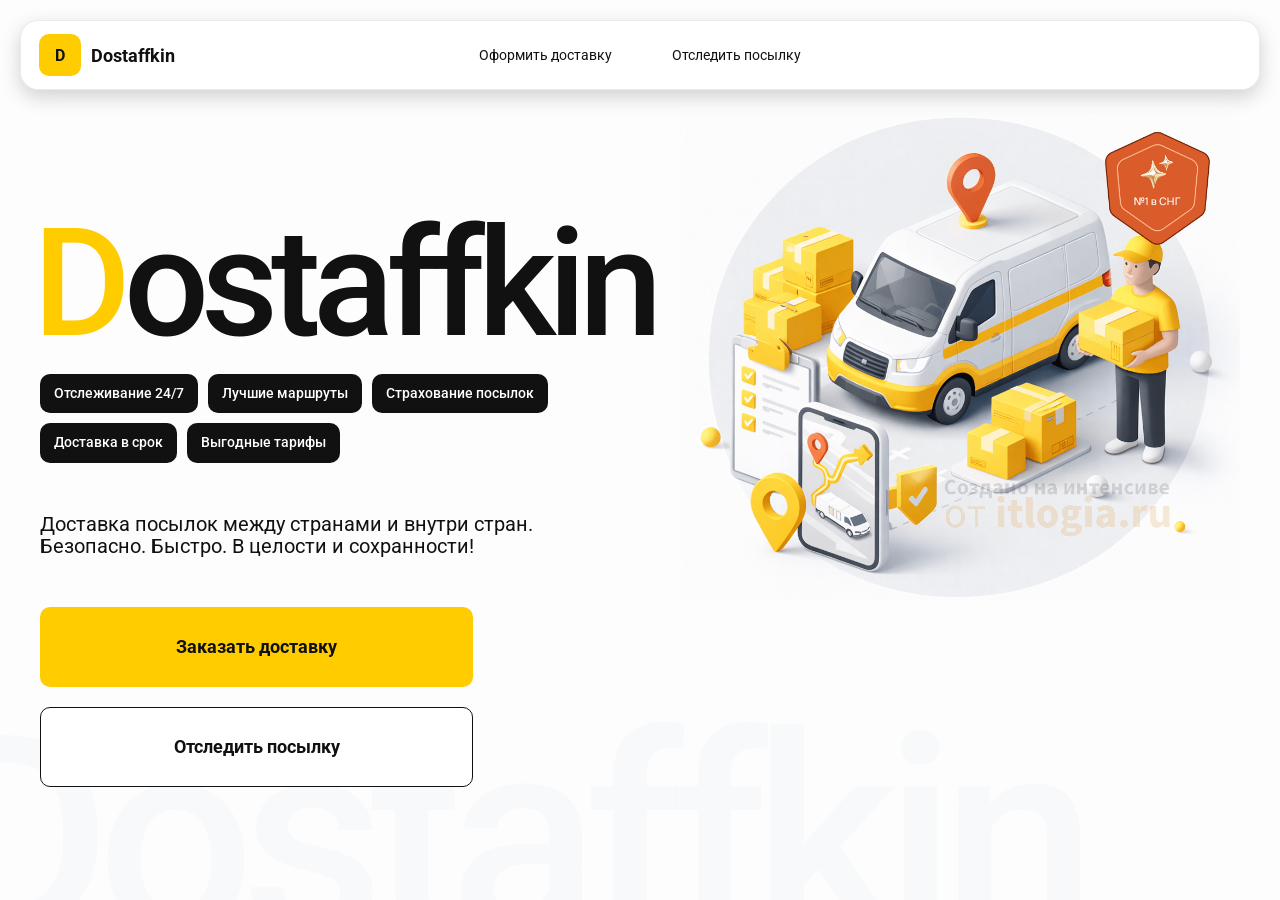
<file: styles/index.html>
<!doctype html>
<html lang="ru">

<head>
    <meta charset="utf-8" />
    <meta name="viewport" content="width=device-width,initial-scale=1,maximum-scale=1,user-scalable=0" />
    <title>Dostaffkin - Доставка посылок между странами и внутри стран. Безопасно. В целости и сохранности!
    </title>

    <link rel="stylesheet" href="styles/base.css" />
    <link rel="stylesheet" href="styles/base_adaptive.css" />
    <link rel="stylesheet" href="styles/index.css" />
    <link rel="stylesheet" href="styles/index_adaptive.css" />
</head>

<body>
    <div class="container">
        <header class="header">
            <a class="header-brand" href="#">
                <div class="header-logo">D</div>
                <div class="header-title">Dostaffkin</div>
            </a>
            <nav class="header-menu">
                <a class="header-link" href="./order.html">Оформить <span>доставку</span></a>
                <a class="header-link" href="./track.html">Отследить <span>посылку</span></a>
            </nav>
        </header>
        <main class="main">
            <section class="main-info">
                <div class="main-title">
                    <span>D</span>ostaffkin
                </div>
                <div class="main-features">
                    <div class="main-feature">Отслеживание 24/7</div>
                    <div class="main-feature">Лучшие маршруты</div>
                    <div class="main-feature">Страхование посылок</div>
                    <div class="main-feature">Доставка в срок</div>
                    <div class="main-feature">Выгодные тарифы</div>
                </div>
                <div class="main-description">
                    Доставка посылок между странами и внутри стран.
                    Безопасно. Быстро. В целости и сохранности!
                </div>
                <div class="main-actions">
                    <a class="button" type="button" href="./order.html">Заказать доставку</a>
                    <a class="button button-white" type="button" href="./track.html">Отследить посылку</a>
                </div>
            </section>
            <div class="main-title-ghost">Dostaffkin</div>
            <section class="main-image">
                <img src="images/main-image.png" alt="Main image" />
            </section>
        </main>
    </div>

</body>

</html>
</file>
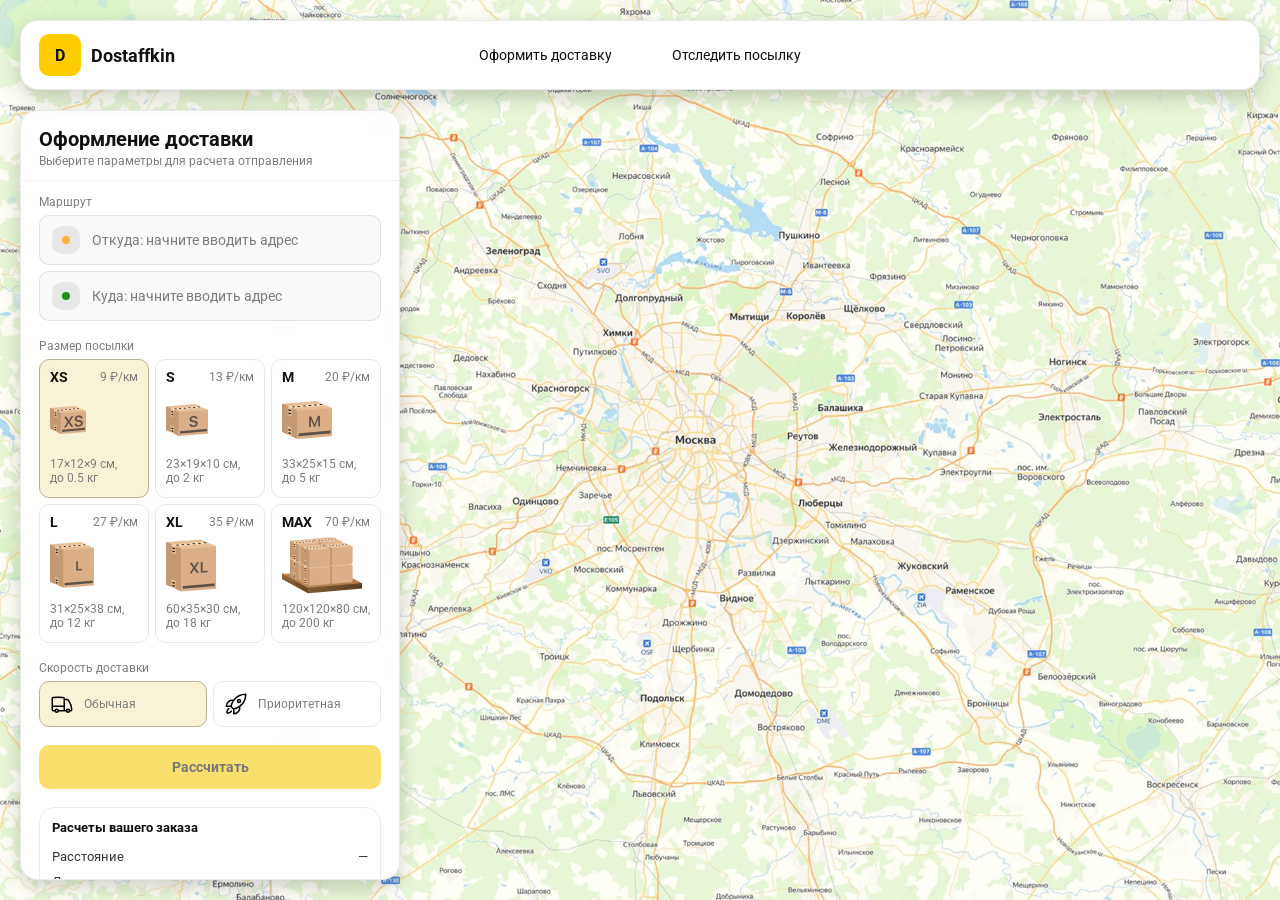
<file: styles/order.html>
<!doctype html>
<html lang="ru">

<head>
    <meta charset="utf-8" />
    <meta name="viewport" content="width=device-width,initial-scale=1,maximum-scale=1,user-scalable=0" />
    <title>Оформление доставки</title>

    <link rel="stylesheet" href="styles/base.css" />
    <link rel="stylesheet" href="styles/base_adaptive.css" />

    <link rel="stylesheet" href="styles/order.css" />
    <link rel="stylesheet" href="styles/order_adaptive.css" />
</head>

<body>
    <div id="map"></div>

    <header class="header">
        <a class="header-brand" href="./index.html">
            <div class="header-logo">D</div>
            <div class="header-title">Dostaffkin</div>
        </a>
        <nav class="header-menu">
            <a class="header-link" href="#">Оформить <span>доставку</span></a>
            <a class="header-link" href="./track.html">Отследить <span>посылку</span></a>
        </nav>
    </header>

    <aside class="main" id="sidebar">
        <div class="main-header">
            <div class="main-title">Оформление доставки</div>
            <div class="main-text">Выберите параметры для расчета отправления</div>
        </div>
        <div class="main-content">
            <div class="main-route">
                <div class="main-block-title">Маршрут</div>
                <div class="main-fields">
                    <div class="main-field" id="fromField">
                        <div class="main-pin"></div>
                        <input id="from" placeholder="Откуда: начните вводить адрес" autocomplete="off" />
                        <div class="main-ac" id="fromAc" role="listbox" aria-label="Подсказки адресов"></div>
                    </div>

                    <div class="main-field" id="toField">
                        <div class="main-pin"></div>
                        <input id="to" placeholder="Куда: начните вводить адрес" autocomplete="off" />
                        <div class="main-ac" id="toAc" role="listbox" aria-label="Подсказки адресов"></div>
                    </div>
                </div>
            </div>
            <div class="main-package">
                <div class="main-block-title">Размер посылки</div>

                <div class="main-sizes">
                    <div class="main-size-card is-active" data-value="xs">
                        <div class="main-size-top">
                            <div class="main-size-label">XS</div>
                            <div class="main-size-rate">9 ₽/км</div>
                        </div>
                        <div class="main-size-media">
                            <img src="images/sizes/xs.png" alt="Короб XS" />
                        </div>
                        <div class="main-size-description">17×12×9 см,<br>до 0.5 кг</div>
                    </div>

                    <div class="main-size-card" data-value="s">
                        <div class="main-size-top">
                            <div class="main-size-label">S</div>
                            <div class="main-size-rate">13 ₽/км</div>
                        </div>
                        <div class="main-size-media">
                            <img src="images/sizes/s.png" alt="Короб S" />
                        </div>
                        <div class="main-size-description">23×19×10 см,<br>до 2 кг</div>
                    </div>

                    <div class="main-size-card" data-value="m">
                        <div class="main-size-top">
                            <div class="main-size-label">M</div>
                            <div class="main-size-rate">20 ₽/км</div>
                        </div>
                        <div class="main-size-media">
                            <img src="images/sizes/m.png" alt="Короб M" />
                        </div>
                        <div class="main-size-description">33×25×15 см,<br>до 5 кг</div>
                    </div>

                    <div class="main-size-card" data-value="l">
                        <div class="main-size-top">
                            <div class="main-size-label">L</div>
                            <div class="main-size-rate">27 ₽/км</div>
                        </div>
                        <div class="main-size-media">
                            <img src="images/sizes/l.png" alt="Короб L" />
                        </div>
                        <div class="main-size-description">31×25×38 см,<br>до 12 кг</div>
                    </div>

                    <div class="main-size-card" data-value="xl">
                        <div class="main-size-top">
                            <div class="main-size-label">XL</div>
                            <div class="main-size-rate">35 ₽/км</div>
                        </div>
                        <div class="main-size-media">
                            <img src="images/sizes/xl.png" alt="Короб XL" />
                        </div>
                        <div class="main-size-description">60×35×30 см,<br>до 18 кг</div>
                    </div>

                    <div class="main-size-card" data-value="max">
                        <div class="main-size-top">
                            <div class="main-size-label">MAX</div>
                            <div class="main-size-rate">70 ₽/км</div>
                        </div>
                        <div class="main-size-media main-size-media-palleta">
                            <img src="images/sizes/max.png" alt="Паллета" />
                        </div>
                        <div class="main-size-description">120×120×80 см,<br>до 200 кг</div>
                    </div>
                </div>
            </div>
            <div class="main-speed">
                <div class="main-block-title">Скорость доставки</div>

                <div class="main-speeds">
                    <div class="main-speed-card is-active" data-value="regular">
                        <img class="main-speed-media" src="images/icons/regular.svg" alt="Regular" />
                        <div class="main-speed-description">Обычная</div>
                    </div>
                    <div class="main-speed-card" data-value="fast">
                        <img class="main-speed-media" src="images/icons/fast.svg" alt="Fast" />
                        <div class="main-speed-description">Приоритетная</div>
                    </div>

                </div>
            </div>
            <div class="main-calculate-block">
                <button id="calc" class="button calculate-button" type="button" disabled>Рассчитать</button>
            </div>
            <div class="main-result" id="result">
                <div class="main-result-title">Расчеты вашего заказа</div>
                <div class="main-result-lines">
                    <div class="main-result-line"><span>Расстояние</span><span id="distanceValue">—</span></div>
                    <div class="main-result-line"><span>Доставим через</span><span id="durationValue">—</span></div>
                    <div class="main-result-line"><span>Тариф</span><span id="rateValue">—</span></div>
                </div>
                <div class="main-price">
                    <div class="main-price-label">Итого</div>
                    <div class="main-price-value" id="totalValue">—</div>
                </div>
            </div>
            <div class="main-order-box">
                <div class="main-order-form" id="orderForm">
                    <div class="main-order-title">Оформление доставки</div>
                    <div class="main-block-info-row">
                        <div class="main-block-title">Контакты</div>
                        <div class="order-fields">
                            <div class="main-field">
                                <input id="customerName" placeholder="Ваше имя" autocomplete="off" />
                            </div>
                            <div class="main-field">
                                <input id="customerPhone" placeholder="Ваш телефон" autocomplete="off"
                                    inputmode="tel" />
                            </div>
                        </div>
                    </div>
                    <div class="main-block-info-row extra-info">
                        <div class="main-block-title">Дополнительная информация</div>
                        <div class="main-field textarea">
                            <textarea id="comment" placeholder="Детали доставки и комментарии"></textarea>
                        </div>
                    </div>
                    <button id="submit" class="button main-submit-request" type="button" disabled>Отправить
                        заявку
                    </button>
                </div>

                <div class="main-order-success" id="orderSuccess">
                    <div class="main-success-icon">✓</div>
                    <div class="main-success-title">Заявка отправлена!</div>
                    <div class="main-success-title">Номер отправления – <span id="orderId"></span></div>
                    <div class="main-success-subtitle">Мы скоро свяжемся с вами</div>
                </div>
            </div>

        </div>

    </aside>
</body>

</html>
</file>
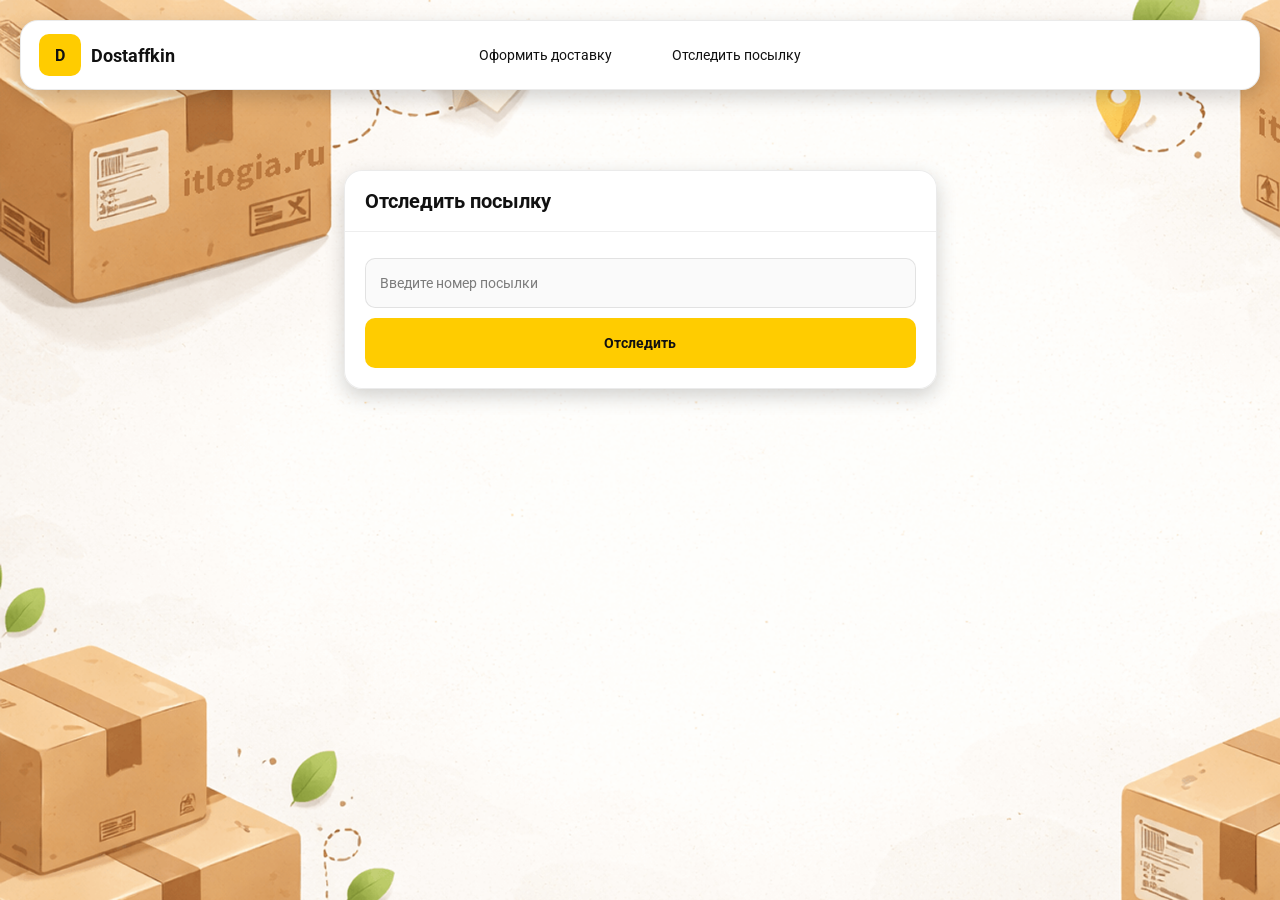
<file: styles/track.html>
<!doctype html>
<html lang="ru">

<head>
    <meta charset="utf-8" />
    <meta name="viewport" content="width=device-width,initial-scale=1,maximum-scale=1,user-scalable=0" />
    <title>Отследить посылку</title>
    <link rel="stylesheet" href="styles/base.css" />
    <link rel="stylesheet" href="styles/base_adaptive.css" />

    <link rel="stylesheet" href="styles/track.css" />
    <link rel="stylesheet" href="styles/track_adaptive.css" />
</head>

<body>
    <div class="container">
        <header class="header">
            <a class="header-brand" href="./index.html">
                <div class="header-logo">D</div>
                <div class="header-title">Dostaffkin</div>
            </a>
            <nav class="header-menu">
                <a class="header-link" href="./order.html">Оформить <span>доставку</span></a>
                <a class="header-link" href="#">Отследить <span>посылку</span></a>
            </nav>
        </header>
        <main class="track-content">
            <section class="track-card track-search">
                <div class="track-title">Отследить посылку</div>
                <div class="track-action">
                    <div class="main-field track-field">
                        <input id="trackNumber" placeholder="Введите номер посылки" autocomplete="off" />
                    </div>
                    <button id="trackButton" class="button track-button" type="button">Отследить</button>
                </div>
            </section>
            <section class="track-card track-result" id="trackResult">
                <div class="track-result-header">
                    <div class="track-id" id="trackIdValue"></div>
                    <div class="track-routes">
                        <div class="track-route">
                            <div class="track-route-pin">
                                <svg xmlns="http://www.w3.org/2000/svg" fill="none" viewBox="0 0 24 24"
                                    stroke-width="1.5" stroke="orange" class="size-6">
                                    <path stroke-linecap="round" stroke-linejoin="round"
                                        d="M15 10.5a3 3 0 1 1-6 0 3 3 0 0 1 6 0Z" />
                                    <path stroke-linecap="round" stroke-linejoin="round"
                                        d="M19.5 10.5c0 7.142-7.5 11.25-7.5 11.25S4.5 17.642 4.5 10.5a7.5 7.5 0 1 1 15 0Z" />
                                </svg>
                            </div>
                            <div class="track-route-address" id="trackFromValue">
                                Откуда: Москва, улица Арбат, 1
                            </div>
                        </div>
                        <div class="track-route track-route-arrow">
                            <svg xmlns="http://www.w3.org/2000/svg" fill="none" viewBox="0 0 24 24" stroke-width="1.5"
                                stroke="currentColor" class="size-6">
                                <path stroke-linecap="round" stroke-linejoin="round"
                                    d="M19.5 13.5 12 21m0 0-7.5-7.5M12 21V3" />
                            </svg>
                        </div>
                        <div class="track-route">
                            <div class="track-route-pin">
                                <svg xmlns="http://www.w3.org/2000/svg" fill="none" viewBox="0 0 24 24"
                                    stroke-width="1.5" stroke="green" class="size-6">
                                    <path stroke-linecap="round" stroke-linejoin="round"
                                        d="M15 10.5a3 3 0 1 1-6 0 3 3 0 0 1 6 0Z" />
                                    <path stroke-linecap="round" stroke-linejoin="round"
                                        d="M19.5 10.5c0 7.142-7.5 11.25-7.5 11.25S4.5 17.642 4.5 10.5a7.5 7.5 0 1 1 15 0Z" />
                                </svg>
                            </div>
                            <div class="track-route-address" id="trackToValue">
                                Куда: Минск, проспект Независимости, 58
                            </div>
                        </div>
                    </div>
                </div>
                <div class="track-info">
                    <div class="track-status-title">Статус данной посылки:</div>
                    <div class="track-status-list" id="trackStatusList">


                        <div class="track-status created">
                            <img src="images/icons/created.svg" class="track-status-icon" alt="Created">
                            <div class="track-status-text">
                                <div class="track-status-text-state">Создан</div>
                                <div class="track-status-text-date">10.01.2026</div>
                            </div>
                        </div>

                        <div class="track-status in-way">
                            <img src="images/icons/in-way.svg" class="track-status-icon" alt="In way">
                            <div class="track-status-text">
                                <div class="track-status-text-state">В пути: Москва</div>
                                <div class="track-status-text-date">18.01.2026</div>
                            </div>
                        </div>

                        <div class="track-status ready">
                            <img src="images/icons/ready.svg" class="track-status-icon" alt="Ready">
                            <div class="track-status-text">
                                <div class="track-status-text-state">Готов к выдаче</div>
                                <div class="track-status-text-date">25.01.2026</div>
                            </div>
                        </div>

                        <div class="track-status done">
                            <img src="images/icons/done.svg" class="track-status-icon" alt="Done">
                            <div class="track-status-text">
                                <div class="track-status-text-state">Вручен</div>
                                <div class="track-status-text-date">27.01.2026</div>
                            </div>
                        </div>

                    </div>
                </div>
            </section>
        </main>
    </div>
</body>

</html>
</file>
<file: styles/styles/base.css>
*,
*::before,
*::after {
    box-sizing: border-box;
}

@font-face {
    font-family: "Roboto";
    src: url("../fonts/Roboto-Regular.ttf");
    font-weight: normal;
}

@font-face {
    font-family: "Roboto";
    src: url("../fonts/Roboto-Bold.ttf");
    font-weight: bold;
}

@font-face {
    font-family: "Roboto";
    src: url("../fonts/Roboto-Medium.ttf");
    font-weight: 500;
}

html,
body {
    margin: 0;
    color: #111111;
    font-family: "Roboto", sans-serif;
}

body {
    background: #FDFDFD;
}

.header {
    border-radius: 18px;
    box-shadow: 0 7px 20px 0 #0000002E;
    backdrop-filter: blur(10px);
    background: #ffffff;
    left: 20px;
    border: 1px solid rgba(0, 0, 0, 0.08);
    position: fixed;
    right: 20px;
    top: 20px;
    padding: 14px 18px;
    height: 70px;
    display: flex;
    align-items: center;
    z-index: 6;
}

.header-brand {
    display: flex;
    align-items: center;
    text-decoration: none;
    gap: 10px;
}

.header-logo {
    width: 42px;
    height: 42px;
    border-radius: 10px;
    background: #FFCC00;
    display: grid;
    place-items: center;
    font-weight: bold;
    color: #111;
}

.header-title {
    font-size: 18px;
    font-weight: bold;
    color: #111111;
    text-decoration: none;
}

.header-menu {
    display: flex;
    align-items: center;
    gap: 60px;
    margin: 0;
    position: absolute;
    left: 50%;
    transform: translateX(-50%);
}

.header-link {
    font-size: 14px;
    color: #111111;
    text-decoration: none;
}

.button {
    border: 0;
    outline: none;
    height: 44px;
    border-radius: 10px;
    font-size: 14px;
    font-weight: bold;
    cursor: pointer;
    font-family: inherit;
    transition: transform .08s ease, opacity .12s ease;
    background: #ffcc00;
    color: #111111;
    text-align: center;
    text-decoration: none;
}

.button:hover {
    background-color: #E5BC19;
}

.button:disabled {
    cursor: not-allowed;
    background-color: #FADE6E;
    color: #787878;
    transform: none;
}

.button.button-white {
    background: #ffffff;
    border: 1px solid #111111;
}

.button.button-white:hover {
    background: rgb(241 241 241);
}

.main-field {
    display: flex;
    align-items: center;
    margin-top: 6px;
    gap: 10px;
    border: 1px solid #1111111A;
    background: #FAFAFA;
    border-radius: 10px;
    padding: 10px 12px;
    position: relative;
    box-sizing: border-box;
    height: 50px;
}

.main-field.textarea {
    height: auto;
}

.main-pin {
    width: 28px;
    height: 28px;
    border-radius: 10px;
    background: rgba(17, 17, 17, 0.08);
    display: grid;
    place-items: center;
    flex: 0 0 auto;
    position: relative;
}

.main-pin::before {
    content: "";
    width: 8px;
    height: 8px;
    border-radius: 999px;
    background: orange;
    opacity: .75;
    display: block;
}

.main-field:last-child .main-pin::before {
    background: green;
    opacity: .85;
}

input,
textarea {
    width: 100%;
    border: 0;
    outline: none;
    background: transparent;
    font-size: 14px;
    color: #111111;
    font-family: inherit;
}

textarea {
    resize: vertical;
    min-height: 72px;
    padding: 2px 0;
}

input::placeholder,
textarea::placeholder {
    color: #7C7C7C;
}

.main-field:focus-within {
    border-color: rgba(0, 0, 0, 0.20);
    box-shadow: 0 0 0 4px rgba(255, 204, 0, 0.35);
    background: rgba(255, 255, 255, 0.75);
}
</file>
<file: styles/styles/base_adaptive.css>
@media (max-width: 767px) {
    .header {
        left: 10px;
        right: 10px;
        top: 10px;
    }

    .header-link span {
        display: none;
    }

    .header-menu {
        gap: 20px;
        justify-content: flex-start;
        margin: 0 0 0 30px;
        position: static;
        transform: none;
    }
}

@media (max-width: 420px) {
    .header-title {
        display: none;
    }
}

@media (max-width: 374px) {
    .header-menu {
        gap: 10px;
        margin: 0 0 0 10px;
    }
}
</file>
<file: styles/styles/index.css>
.container {
    overflow: hidden;
    min-height: 100vh;
}

.main {
    padding: 111px 40px 40px;
    position: relative;
    display: flex;
}

.main-info {
    max-width: 840px;
    width: 100%;
    position: relative;
}

.main-title {
    margin-top: 98px;
    font-weight: 500;
    font-size: 200px;
    line-height: 1;
    letter-spacing: -0.05em;
    color: #111111;
    left: -15px;
    position: relative;
}

.main-title span {
    color: #ffcc00;
}

.main-features {
    margin-top: 15px;
    display: flex;
    flex-wrap: wrap;
    gap: 10px;
}

.main-feature {
    background: #111111;
    color: #ffffff;
    padding: 12px 14px;
    font-weight: 500;
    font-size: 14px;
    line-height: 1.1;
    border-radius: 10px;
}

.main-description {
    margin-top: 50px;
    max-width: 500px;
    font-size: 20px;
    line-height: 1.1;
    color: #111111;
}

.main-actions {
    margin-top: 50px;
    display: flex;
    flex-direction: column;
    gap: 20px;
}

.main-actions .button {
    height: 80px;
    width: 433px;
    font-size: 18px;
    font-weight: bold;
    place-items: center;
    display: grid;
}

.main-title-ghost {
    position: absolute;
    z-index: -1;
    left: -70px;
    bottom: -150px;
    font-weight: 500;
    font-size: 278px;
    line-height: 1;
    letter-spacing: -0.05em;
    color: #ECEDF04D;
}

.main-image {
    width: 1024px;
    top: 100px;
    z-index: -2;
}

.main-image img {
    width: 100%;
    max-width: 1024px;
    height: auto;
    display: block;
}
</file>
<file: styles/styles/index_adaptive.css>
@media (max-width: 1760px) {
    .main-title {
        font-size: 150px;
        left: -7px;
    }

    .main-info {
        max-width: 640px;
    }
}

@media (max-width: 1200px) {
    .main-info {
        max-width: 540px;
    }

    .main {
        padding: 111px 20px 20px;
    }

    .main-title {
        font-size: 120px;
        left: -4px;
    }

    .main-title-ghost {
        font-size: 220px;
    }
}

@media (max-width: 1024px) {
    .main-title {
        margin-top: 30px;
    }

    .main {
        flex-direction: column-reverse;
    }

    .main-image {
        max-width: 350px;
        position: absolute;
        left: 370px;
        top: 370px;
    }

    .main-info {
        max-width: 100%;
    }

    .main-actions {
        gap: 10px;
    }

    .main-actions .button {
        height: 50px;
        font-size: 14px;
        width: auto;
        max-width: 300px;
    }

    .main-description {
        max-width: 350px;
    }
}

@media (max-width: 570px) {
    .main-title {
        font-size: 88px;
    }

    .main-description {
        max-width: 100%
    }

    .main-actions {
        width: 100%;
    }

    .main-actions .button {
        width: 100%;
        max-width: 100%
    }

    .main-image {
        max-width: 650px;
        position: absolute;
        left: 170px;
        top: 70px;
        opacity: 0.2;
    }
}

@media (max-width: 400px) {
    .main-title {
        font-size: 70px;
    }
}
</file>
<file: styles/styles/order.css>
#map {
    background-image: url("../images/order-bg.png");
    background-size: cover;
    position: fixed;
    inset: 0;
}

.main {
    border-radius: 18px;
    box-shadow: 0 7px 20px 0 #0000002E;
    backdrop-filter: blur(10px);
    background: rgba(255, 255, 255, 0.96);
    left: 20px;
    border: 1px solid rgba(0, 0, 0, 0.08);
    position: fixed;
    top: 110px;
    bottom: 20px;
    width: 380px;
    display: flex;
    flex-direction: column;
    overflow: hidden;
    z-index: 5;
}

.main-header {
    padding: 18px 18px 12px 18px;
    border-bottom: 1px solid rgba(0, 0, 0, 0.06);
    display: flex;
    flex-direction: column;
}

.main-title {
    font-size: 20px;
    line-height: 100%;
    font-weight: bold;
}

.main-text {
    font-size: 12px;
    margin-top: 5px;
    color: #7C7C7C;
}

.main-content {
    padding: 14px 18px 18px 18px;
    overflow: auto;
    scrollbar-width: none;
    display: flex;
    flex-direction: column;
    gap: 18px;
    flex: 1;
}

.main-block-title {
    font-size: 12px;
    color: #7C7C7C;
}

.main-route .main-block-title,
.main-package .main-block-title {
    margin-bottom: 6px;
}

.main-field {
    display: flex;
    align-items: center;
    margin-top: 6px;
    gap: 10px;
    border: 1px solid #1111111A;
    background: #FAFAFA;
    border-radius: 10px;
    padding: 10px 12px;
    position: relative;
    box-sizing: border-box;
    height: 50px;
}

.main-field.textarea {
    height: auto;
}

.main-pin {
    width: 28px;
    height: 28px;
    border-radius: 10px;
    background: rgba(17, 17, 17, 0.08);
    display: grid;
    place-items: center;
    flex: 0 0 auto;
    position: relative;
}

.main-pin::before {
    content: "";
    width: 8px;
    height: 8px;
    border-radius: 999px;
    background: orange;
    opacity: .75;
    display: block;
}

.main-field:last-child .main-pin::before {
    background: green;
    opacity: .85;
}

input,
textarea {
    width: 100%;
    border: 0;
    outline: none;
    background: transparent;
    font-size: 14px;
    color: #111111;
    font-family: inherit;
}

textarea {
    resize: vertical;
    min-height: 72px;
    padding: 2px 0;
}

input::placeholder,
textarea::placeholder {
    color: #7C7C7C;
}

.main-field:focus-within {
    border-color: rgba(0, 0, 0, 0.20);
    box-shadow: 0 0 0 4px rgba(255, 204, 0, 0.35);
    background: rgba(255, 255, 255, 0.75);
}

.main-sizes {
    display: grid;
    gap: 6px;
    grid-template-columns: repeat(3, 1fr);
}

.main-size-card {
    border: 1px solid #E8E8E7;
    background: #FFFFFF;
    border-radius: 10px;
    padding: 10px;
    cursor: pointer;
    user-select: none;
    transition: transform .08s ease, border-color .12s ease, background .12s ease;
    min-height: 139px;
}

.main-size-card:hover {
    transform: translateY(-1px);
}

.main-size-card.is-active {
    background-color: #F8F2D6;
    border-color: #B7B196;
}

.main-size-top {
    display: flex;
    align-items: center;
    justify-content: space-between;
}

.main-size-label {
    font-weight: bold;
    font-size: 14px;
    color: #111111;
    line-height: 100%;
}

.main-size-rate {
    font-size: 12px;
    color: #7C7C7C;
    line-height: 100%;
}

.main-size-media {
    margin-top: 8px;
    height: 57px;
}

.main-size-description {
    margin-top: 8px;
    font-size: 12px;
    color: #7C7C7C;
    line-height: 1.2;
}

.calculate-button {
    width: 100%;
}

.main-result {
    border: 1px solid rgba(0, 0, 0, 0.08);
    background: rgba(255, 255, 255, 0.75);
    border-radius: 16px;
    padding: 12px;
    line-height: 1.25;
}

.main-result-title {
    font-weight: bold;
    font-size: 13px;
    color: #111111;
    margin-bottom: 13px;
}

.main-result-lines {
    gap: 8px;
    display: flex;
    flex-direction: column;
}

.main-result-line {
    font-size: 13px;
    color: rgba(17, 17, 17, 0.85);
    display: flex;
    justify-content: space-between;
}

.main-price {
    margin-top: 18px;
    padding-top: 10px;
    border-top: 1px dashed rgba(0, 0, 0, 0.12);
    display: flex;
    align-items: baseline;
    justify-content: space-between;
}

.main-price-label {
    font-size: 12px;
    color: rgba(17, 17, 17, 0.55);
}

.main-price-value {
    font-size: 20px;
    font-weight: bold;
    color: #111111;
    letter-spacing: -0.3px;
}

.main-order-box {
    background: #ffffff;
    border: 1px solid #E8E8E7;
    border-radius: 10px;
    padding: 12px;
}

.main-order-title {
    margin-bottom: 8px;
    font-weight: bold;
    font-size: 14px;
    color: #111111;
}

.main-block-info {
    display: flex;
    flex-direction: column;
    gap: 6px;
}

.order-fields {
    display: grid;
    grid-template-columns: 1fr 1fr;
    column-gap: 10px;
    margin-top: 6px;
}

.main-block-info-row.extra-info {
    display: block;
    margin-top: 13px;
}

.main-submit-request {
    width: 100%;
    margin-top: 6px;
}

.main-order-success {
    display: none;
    text-align: center;
    padding: 22px 12px;
    gap: 12px;
}

.main-order-success.is-visible {
    display: flex;
    flex-direction: column;
    align-items: center;
}

.main-success-icon {
    width: 56px;
    height: 56px;
    border-radius: 50%;
    background: #16a34a;
    color: #ffffff;
    display: grid;
    place-items: center;
    font-size: 30px;
}

.main-success-title {
    font-size: 14px;
    font-weight: bold;
    color: #111111;
}

.main-success-subtitle {
    font-size: 12px;
    color: rgba(17, 17, 17, 0.55);
    line-height: 1.3;
}

.main-speed .main-block-title {
    margin-bottom: 6px;
}

.main-speeds {
    display: grid;
    gap: 6px;
    grid-template-columns: repeat(2, 1fr);
}

.main-speed-card {
    border: 1px solid #E8E8E7;
    background: #FFFFFF;
    border-radius: 10px;
    padding: 10px;
    cursor: pointer;
    user-select: none;
    transition: transform .08s ease, border-color .12s ease, background .12s ease;
    display: flex;
    align-items: center;
    gap: 10px;
}

.main-speed-card:hover {
    transform: translateY(-1px);
}

.main-speed-card.is-active {
    background-color: #F8F2D6;
    border-color: #B7B196;
}

.main-speed-description {
    font-size: 12px;
    color: #7C7C7C;
    line-height: 1.2;
}
</file>
<file: styles/styles/order_adaptive.css>
@media (max-width: 767px) {
    .main {
        left: 10px;
        right: 10px;
        top: 50%;
        bottom: 12px;
        width: auto;
        max-width: none;
    }
}

@media (max-width: 420px) {
    .main-sizes {
        grid-template-columns: repeat(2, 1fr);
    }
}
</file>
<file: styles/styles/track.css>
.container {
    background: #F4F4F4 url("../images/track-bg.png");
    background-size: cover;
    min-height: 100vh;
    padding: 170px 0 50px 0;
}

.track-content {
    width: 593px;
    margin: 0 auto;
}

.track-card {
    width: 100%;
    border-radius: 18px;
    box-shadow: 0 7px 20px 0 #0000002E;
    backdrop-filter: blur(10px);
    background: rgba(255, 255, 255, 0.96);
    border: 1px solid rgba(0, 0, 0, 0.08);
}

.track-title {
    font-size: 20px;
    line-height: 100%;
    font-weight: bold;
    border-bottom: 1px solid #EEEEEE;
    padding: 20px;
}

.track-action {
    padding: 20px;
}

.track-button {
    width: 100%;
    height: 50px;
}

.track-field {
    margin-bottom: 10px;
}

.track-result {
    margin-top: 5px;
    display: none;
}

.track-result.is-visible {
    display: block;
}

.track-result-header {
    font-weight: bold;
    font-size: 14px;
    color: #111111;
    padding: 20px;
    border-bottom: 1px solid #EEEEEE;
}

.track-id {
    margin-bottom: 12px;
    font-size: 20px;
}

.track-routes {
    display: flex;
    flex-direction: column;
    gap: 10px;
    font-weight: normal;
}

.track-route {
    display: flex;
    align-items: center;
    gap: 10px;
}

.track-route-pin {
    width: 24px;
    height: 24px;
    flex-shrink: 0;
}

.track-route-arrow {
    padding: 15px 0;
    width: 24px;
    height: 24px;
}

.track-info {
    padding: 20px;
}

.track-status {
    display: flex;
    align-items: center;
    font-size: 12px;
    gap: 10px;
}

.track-status-title {
    font-size: 14px;
    color: #111111;
    margin-bottom: 20px;
}

.track-status-list {
    display: flex;
    flex-direction: column;
    gap: 15px;
}

.track-status-icon {
    width: 40px;
    height: 40px;
    border-radius: 50%;
    background: rgba(17, 17, 17, 0.08);
    display: grid;
    place-items: center;
    flex: 0 0 auto;
}

.track-status.created .track-status-icon {
    background-color: #F1CB00;
}

.track-status.in-way .track-status-icon {
    background-color: #F08A11;
}

.track-status.ready .track-status-icon {
    background-color: #A35D0A;
}

.track-status.done .track-status-icon {
    background-color: #37C93B;
}

.track-status-text {
    display: flex;
    align-items: center;
    justify-content: space-between;
    color: #111111;
    font-size: 12px;
    flex: 1;
}

.track-status-date {
    color: rgba(17, 17, 17, 0.55);
}
</file>
<file: styles/styles/track_adaptive.css>
@media (max-width: 767px) {
    .container {
        padding: 130px 0 50px 0;
    }

    .track-content {
        width: 100%;
        padding-left: 10px;
        padding-right: 10px;
    }

    .track-result-header {
        padding: 20px;
    }
}
</file>
